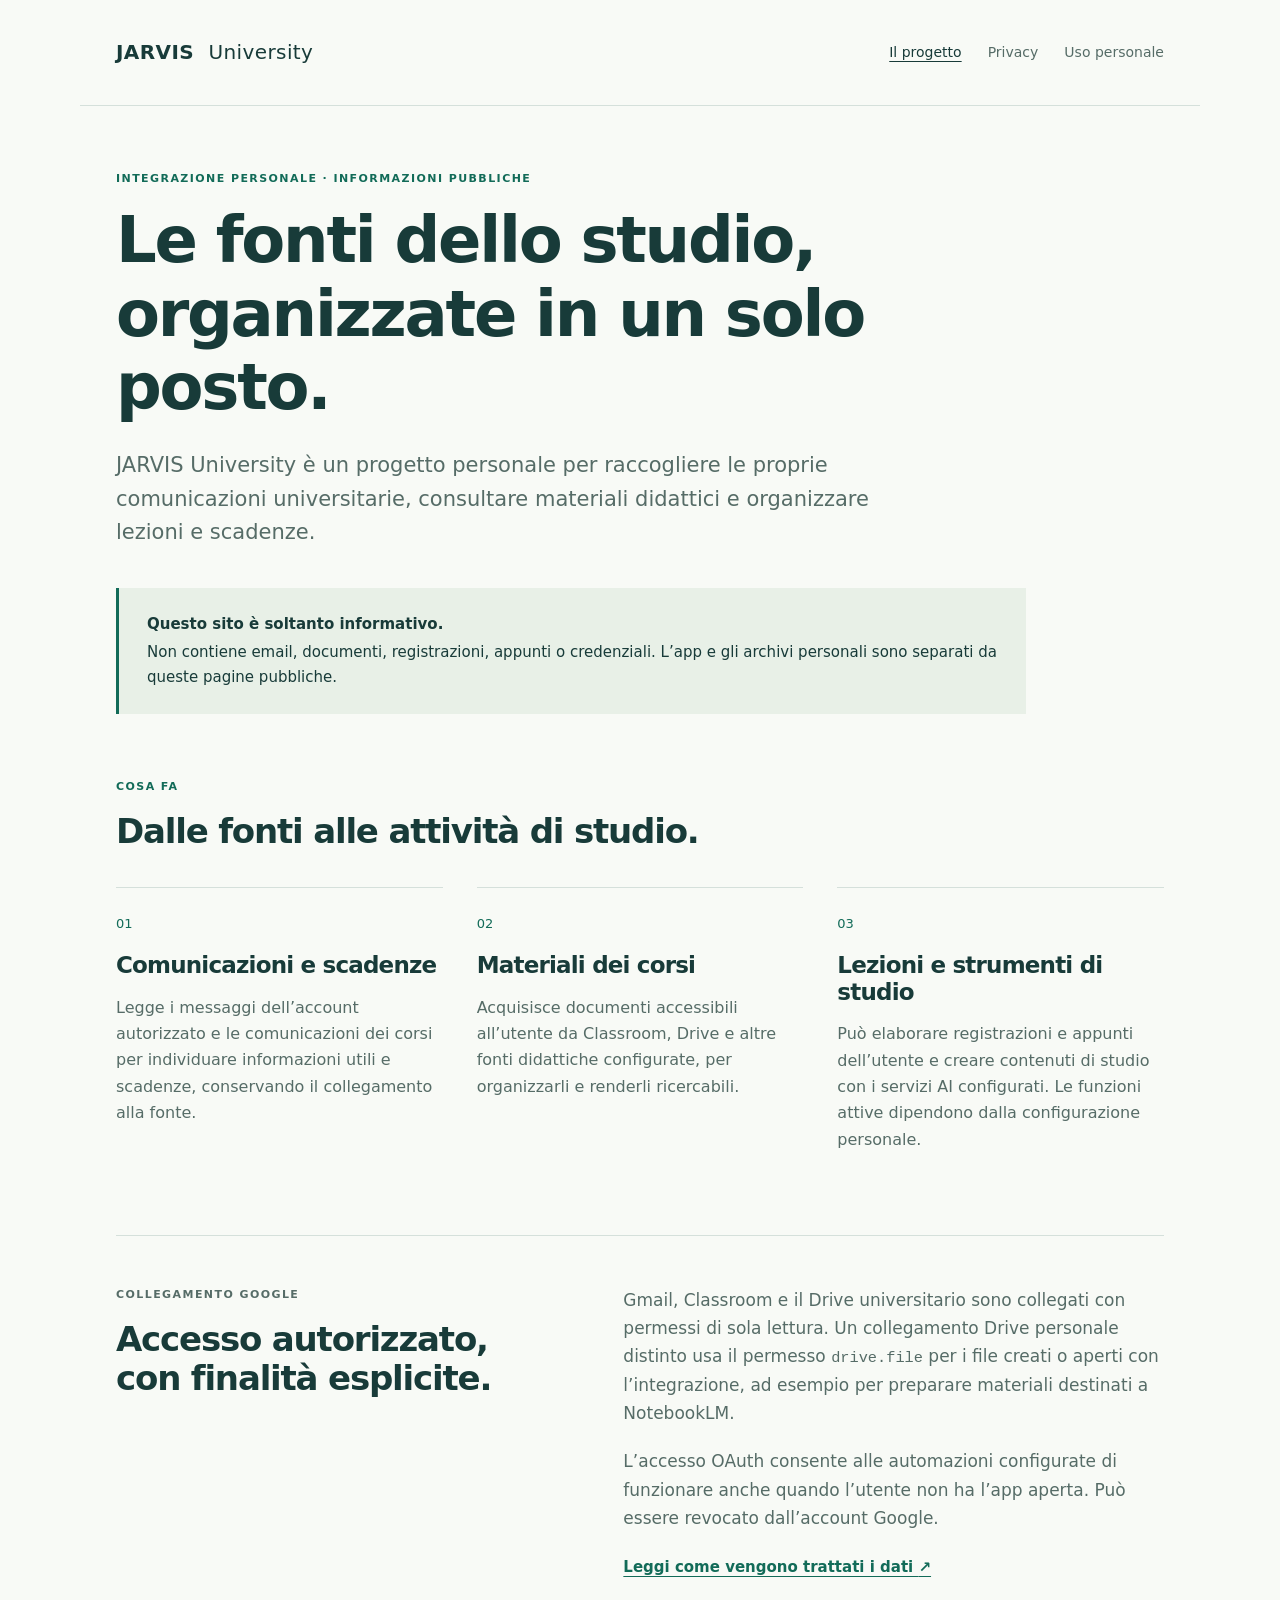
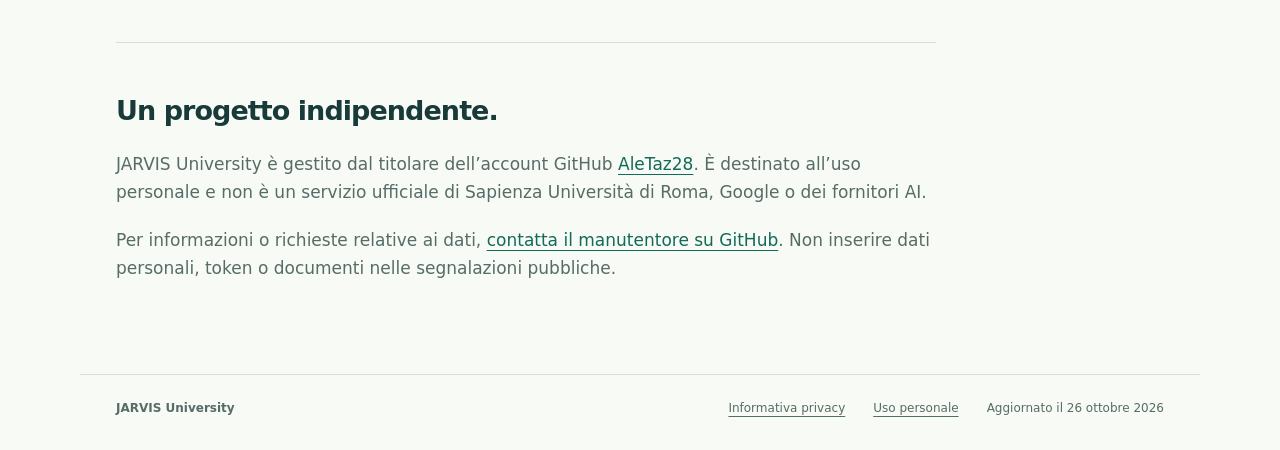
<file: index.html>
<!doctype html>
<html lang="it">
<head>
  <meta charset="utf-8"><meta name="viewport" content="width=device-width,initial-scale=1">
  <meta name="description" content="Informazioni su JARVIS University, integrazione personale per organizzare fonti e attività di studio.">
  <title>JARVIS University — Informazioni</title><link rel="stylesheet" href="style.css">
</head>
<body>
<header><a class="brand" href="./">JARVIS <span>University</span></a><nav aria-label="Navigazione"><a aria-current="page" href="./">Il progetto</a><a href="privacy.html">Privacy</a><a href="terms.html">Uso personale</a></nav></header>
<main>
  <p class="eyebrow">Integrazione personale · Informazioni pubbliche</p>
  <h1>Le fonti dello studio,<br>organizzate in un solo posto.</h1>
  <p class="lead">JARVIS University è un progetto personale per raccogliere le proprie comunicazioni universitarie, consultare materiali didattici e organizzare lezioni e scadenze.</p>
  <aside class="notice"><strong>Questo sito è soltanto informativo.</strong> Non contiene email, documenti, registrazioni, appunti o credenziali. L’app e gli archivi personali sono separati da queste pagine pubbliche.</aside>
  <section aria-labelledby="functions"><p class="eyebrow">Cosa fa</p><h2 id="functions">Dalle fonti alle attività di studio.</h2>
    <div class="features"><article><span class="number">01</span><h3>Comunicazioni e scadenze</h3><p>Legge i messaggi dell’account autorizzato e le comunicazioni dei corsi per individuare informazioni utili e scadenze, conservando il collegamento alla fonte.</p></article>
    <article><span class="number">02</span><h3>Materiali dei corsi</h3><p>Acquisisce documenti accessibili all’utente da Classroom, Drive e altre fonti didattiche configurate, per organizzarli e renderli ricercabili.</p></article>
    <article><span class="number">03</span><h3>Lezioni e strumenti di studio</h3><p>Può elaborare registrazioni e appunti dell’utente e creare contenuti di studio con i servizi AI configurati. Le funzioni attive dipendono dalla configurazione personale.</p></article></div>
  </section>
  <section class="permissions" aria-labelledby="permissions"><div><p class="eyebrow">Collegamento Google</p><h2 id="permissions">Accesso autorizzato,<br>con finalità esplicite.</h2></div><div><p>Gmail, Classroom e il Drive universitario sono collegati con permessi di sola lettura. Un collegamento Drive personale distinto usa il permesso <code>drive.file</code> per i file creati o aperti con l’integrazione, ad esempio per preparare materiali destinati a NotebookLM.</p><p>L’accesso OAuth consente alle automazioni configurate di funzionare anche quando l’utente non ha l’app aperta. Può essere revocato dall’account Google.</p><a class="text-link" href="privacy.html">Leggi come vengono trattati i dati <span aria-hidden="true">↗</span></a></div></section>
  <section class="compact"><h2>Un progetto indipendente.</h2><p>JARVIS University è gestito dal titolare dell’account GitHub <a href="https://github.com/AleTaz28">AleTaz28</a>. È destinato all’uso personale e non è un servizio ufficiale di Sapienza Università di Roma, Google o dei fornitori AI.</p><p>Per informazioni o richieste relative ai dati, <a href="https://github.com/AleTaz28/jarvis-university-info/issues">contatta il manutentore su GitHub</a>. Non inserire dati personali, token o documenti nelle segnalazioni pubbliche.</p></section>
</main>
<footer><span>JARVIS University</span><a href="privacy.html">Informativa privacy</a><a href="terms.html">Uso personale</a><span>Aggiornato il 26 ottobre 2026</span></footer>
</body></html>
</file>
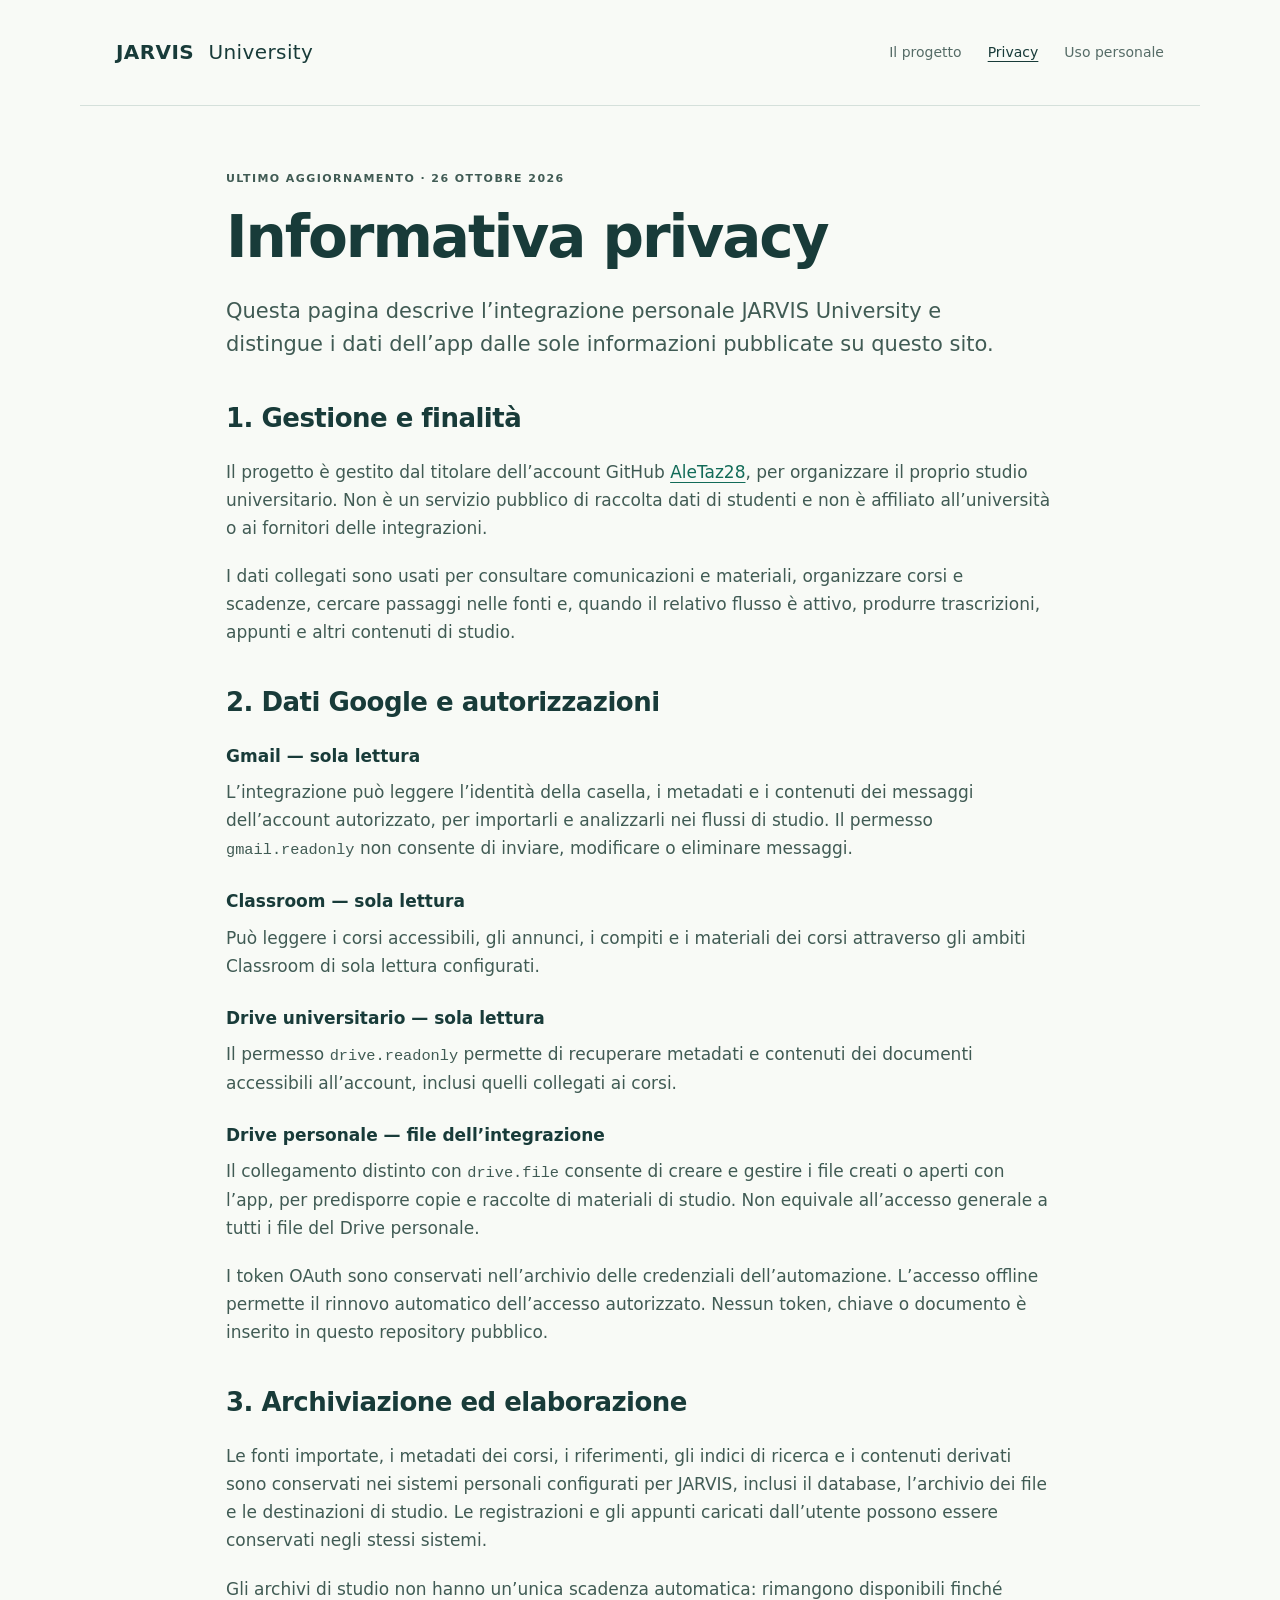
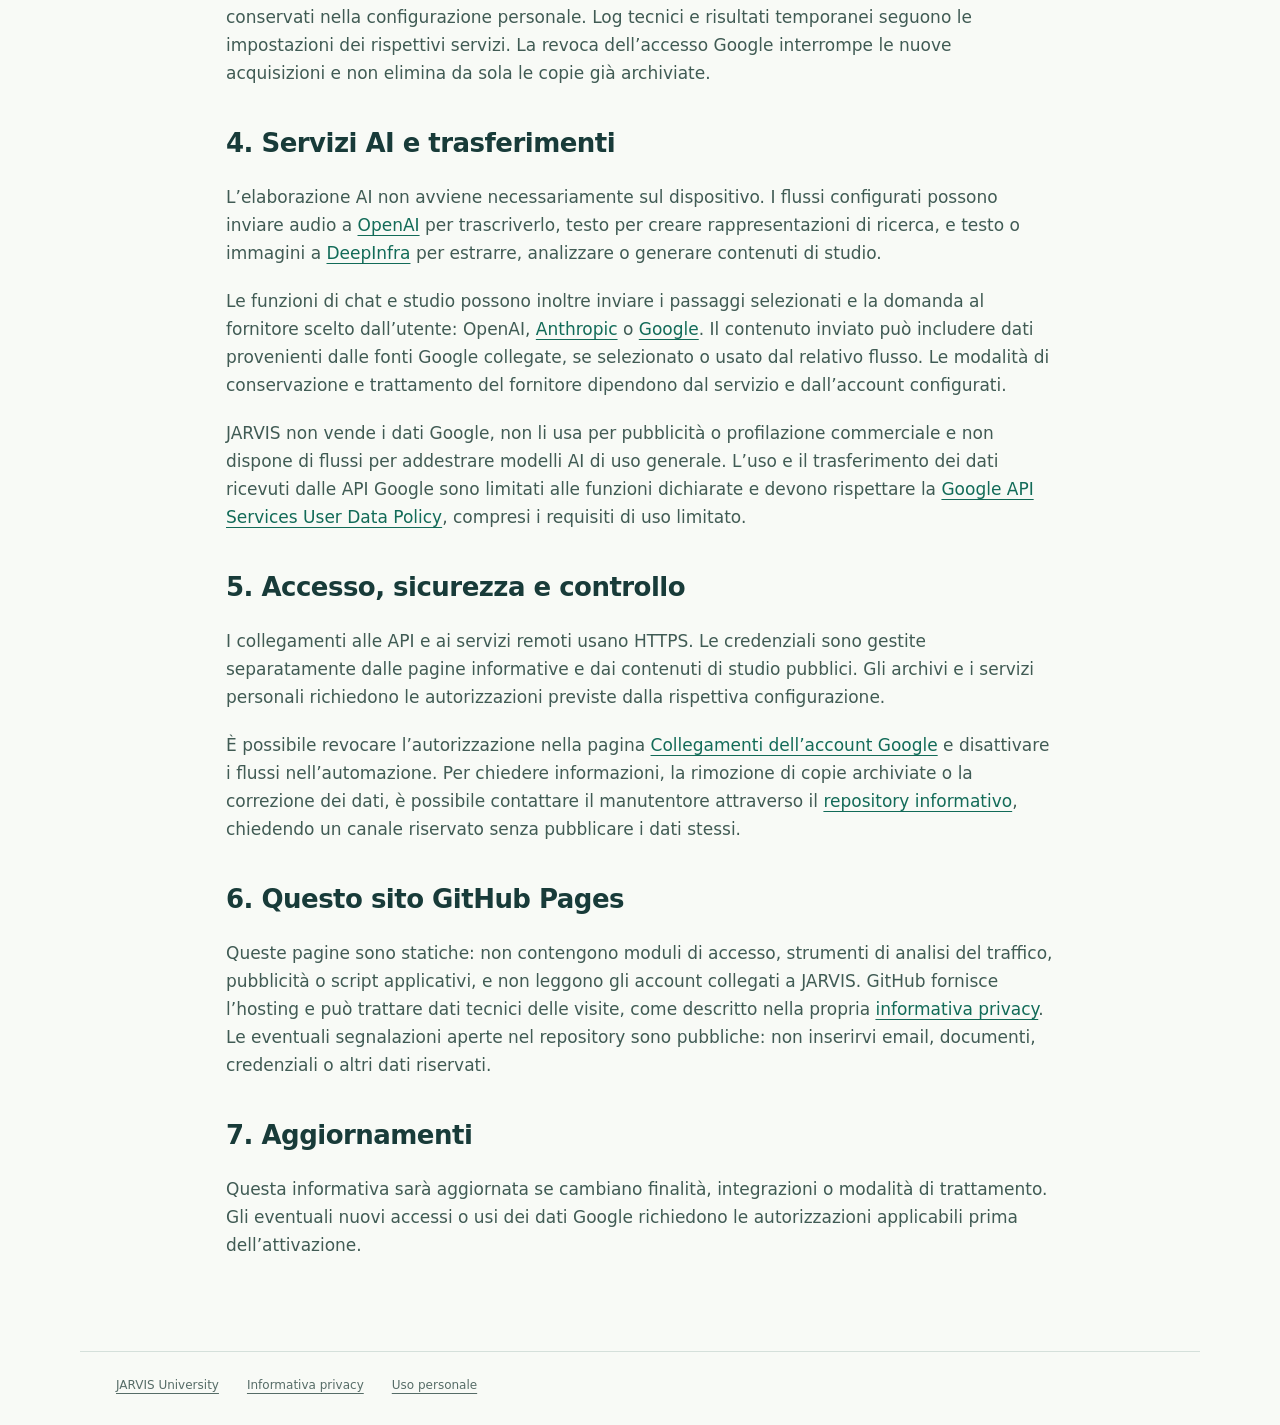
<file: privacy.html>
<!doctype html>
<html lang="it">
<head><meta charset="utf-8"><meta name="viewport" content="width=device-width,initial-scale=1"><meta name="description" content="Come JARVIS University accede, usa, conserva e trasferisce i dati delle integrazioni personali."><title>Privacy — JARVIS University</title><link rel="stylesheet" href="style.css"></head>
<body>
<header><a class="brand" href="./">JARVIS <span>University</span></a><nav aria-label="Navigazione"><a href="./">Il progetto</a><a aria-current="page" href="privacy.html">Privacy</a><a href="terms.html">Uso personale</a></nav></header>
<main class="document">
<p class="eyebrow">Ultimo aggiornamento · 26 ottobre 2026</p><h1>Informativa privacy</h1><p class="lead">Questa pagina descrive l’integrazione personale JARVIS University e distingue i dati dell’app dalle sole informazioni pubblicate su questo sito.</p>
<section><h2>1. Gestione e finalità</h2><p>Il progetto è gestito dal titolare dell’account GitHub <a href="https://github.com/AleTaz28">AleTaz28</a>, per organizzare il proprio studio universitario. Non è un servizio pubblico di raccolta dati di studenti e non è affiliato all’università o ai fornitori delle integrazioni.</p><p>I dati collegati sono usati per consultare comunicazioni e materiali, organizzare corsi e scadenze, cercare passaggi nelle fonti e, quando il relativo flusso è attivo, produrre trascrizioni, appunti e altri contenuti di studio.</p></section>
<section><h2>2. Dati Google e autorizzazioni</h2><dl><dt>Gmail — sola lettura</dt><dd>L’integrazione può leggere l’identità della casella, i metadati e i contenuti dei messaggi dell’account autorizzato, per importarli e analizzarli nei flussi di studio. Il permesso <code>gmail.readonly</code> non consente di inviare, modificare o eliminare messaggi.</dd><dt>Classroom — sola lettura</dt><dd>Può leggere i corsi accessibili, gli annunci, i compiti e i materiali dei corsi attraverso gli ambiti Classroom di sola lettura configurati.</dd><dt>Drive universitario — sola lettura</dt><dd>Il permesso <code>drive.readonly</code> permette di recuperare metadati e contenuti dei documenti accessibili all’account, inclusi quelli collegati ai corsi.</dd><dt>Drive personale — file dell’integrazione</dt><dd>Il collegamento distinto con <code>drive.file</code> consente di creare e gestire i file creati o aperti con l’app, per predisporre copie e raccolte di materiali di studio. Non equivale all’accesso generale a tutti i file del Drive personale.</dd></dl><p>I token OAuth sono conservati nell’archivio delle credenziali dell’automazione. L’accesso offline permette il rinnovo automatico dell’accesso autorizzato. Nessun token, chiave o documento è inserito in questo repository pubblico.</p></section>
<section><h2>3. Archiviazione ed elaborazione</h2><p>Le fonti importate, i metadati dei corsi, i riferimenti, gli indici di ricerca e i contenuti derivati sono conservati nei sistemi personali configurati per JARVIS, inclusi il database, l’archivio dei file e le destinazioni di studio. Le registrazioni e gli appunti caricati dall’utente possono essere conservati negli stessi sistemi.</p><p>Gli archivi di studio non hanno un’unica scadenza automatica: rimangono disponibili finché conservati nella configurazione personale. Log tecnici e risultati temporanei seguono le impostazioni dei rispettivi servizi. La revoca dell’accesso Google interrompe le nuove acquisizioni e non elimina da sola le copie già archiviate.</p></section>
<section><h2>4. Servizi AI e trasferimenti</h2><p>L’elaborazione AI non avviene necessariamente sul dispositivo. I flussi configurati possono inviare audio a <a href="https://openai.com/policies/privacy-policy/">OpenAI</a> per trascriverlo, testo per creare rappresentazioni di ricerca, e testo o immagini a <a href="https://deepinfra.com/privacy">DeepInfra</a> per estrarre, analizzare o generare contenuti di studio.</p><p>Le funzioni di chat e studio possono inoltre inviare i passaggi selezionati e la domanda al fornitore scelto dall’utente: OpenAI, <a href="https://www.anthropic.com/legal/privacy">Anthropic</a> o <a href="https://policies.google.com/privacy">Google</a>. Il contenuto inviato può includere dati provenienti dalle fonti Google collegate, se selezionato o usato dal relativo flusso. Le modalità di conservazione e trattamento del fornitore dipendono dal servizio e dall’account configurati.</p><p>JARVIS non vende i dati Google, non li usa per pubblicità o profilazione commerciale e non dispone di flussi per addestrare modelli AI di uso generale. L’uso e il trasferimento dei dati ricevuti dalle API Google sono limitati alle funzioni dichiarate e devono rispettare la <a href="https://developers.google.com/terms/api-services-user-data-policy">Google API Services User Data Policy</a>, compresi i requisiti di uso limitato.</p></section>
<section><h2>5. Accesso, sicurezza e controllo</h2><p>I collegamenti alle API e ai servizi remoti usano HTTPS. Le credenziali sono gestite separatamente dalle pagine informative e dai contenuti di studio pubblici. Gli archivi e i servizi personali richiedono le autorizzazioni previste dalla rispettiva configurazione.</p><p>È possibile revocare l’autorizzazione nella pagina <a href="https://myaccount.google.com/connections">Collegamenti dell’account Google</a> e disattivare i flussi nell’automazione. Per chiedere informazioni, la rimozione di copie archiviate o la correzione dei dati, è possibile contattare il manutentore attraverso il <a href="https://github.com/AleTaz28/jarvis-university-info/issues">repository informativo</a>, chiedendo un canale riservato senza pubblicare i dati stessi.</p></section>
<section><h2>6. Questo sito GitHub Pages</h2><p>Queste pagine sono statiche: non contengono moduli di accesso, strumenti di analisi del traffico, pubblicità o script applicativi, e non leggono gli account collegati a JARVIS. GitHub fornisce l’hosting e può trattare dati tecnici delle visite, come descritto nella propria <a href="https://docs.github.com/en/site-policy/privacy-policies/github-general-privacy-statement">informativa privacy</a>. Le eventuali segnalazioni aperte nel repository sono pubbliche: non inserirvi email, documenti, credenziali o altri dati riservati.</p></section>
<section><h2>7. Aggiornamenti</h2><p>Questa informativa sarà aggiornata se cambiano finalità, integrazioni o modalità di trattamento. Gli eventuali nuovi accessi o usi dei dati Google richiedono le autorizzazioni applicabili prima dell’attivazione.</p></section>
</main><footer><a href="./">JARVIS University</a><a href="privacy.html">Informativa privacy</a><a href="terms.html">Uso personale</a></footer>
</body></html>
</file>
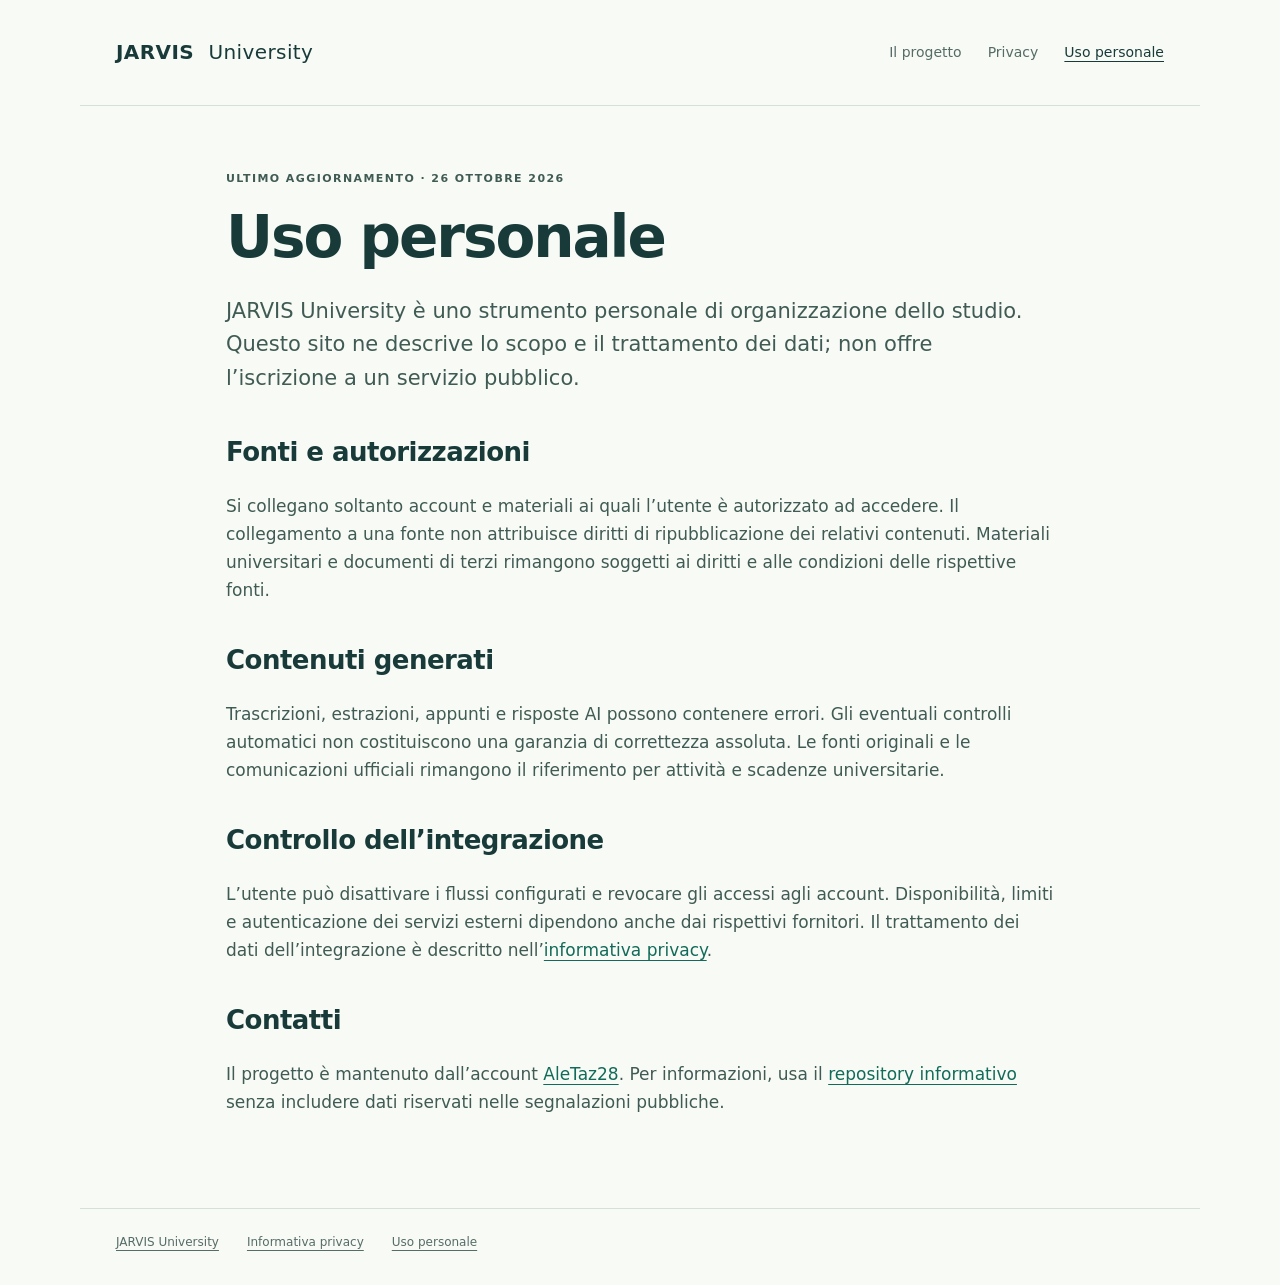
<file: terms.html>
<!doctype html>
<html lang="it">
<head><meta charset="utf-8"><meta name="viewport" content="width=device-width,initial-scale=1"><meta name="description" content="Destinazione e limiti d’uso del progetto personale JARVIS University."><title>Uso personale — JARVIS University</title><link rel="stylesheet" href="style.css"></head>
<body><header><a class="brand" href="./">JARVIS <span>University</span></a><nav aria-label="Navigazione"><a href="./">Il progetto</a><a href="privacy.html">Privacy</a><a aria-current="page" href="terms.html">Uso personale</a></nav></header>
<main class="document"><p class="eyebrow">Ultimo aggiornamento · 26 ottobre 2026</p><h1>Uso personale</h1><p class="lead">JARVIS University è uno strumento personale di organizzazione dello studio. Questo sito ne descrive lo scopo e il trattamento dei dati; non offre l’iscrizione a un servizio pubblico.</p>
<section><h2>Fonti e autorizzazioni</h2><p>Si collegano soltanto account e materiali ai quali l’utente è autorizzato ad accedere. Il collegamento a una fonte non attribuisce diritti di ripubblicazione dei relativi contenuti. Materiali universitari e documenti di terzi rimangono soggetti ai diritti e alle condizioni delle rispettive fonti.</p></section>
<section><h2>Contenuti generati</h2><p>Trascrizioni, estrazioni, appunti e risposte AI possono contenere errori. Gli eventuali controlli automatici non costituiscono una garanzia di correttezza assoluta. Le fonti originali e le comunicazioni ufficiali rimangono il riferimento per attività e scadenze universitarie.</p></section>
<section><h2>Controllo dell’integrazione</h2><p>L’utente può disattivare i flussi configurati e revocare gli accessi agli account. Disponibilità, limiti e autenticazione dei servizi esterni dipendono anche dai rispettivi fornitori. Il trattamento dei dati dell’integrazione è descritto nell’<a href="privacy.html">informativa privacy</a>.</p></section>
<section><h2>Contatti</h2><p>Il progetto è mantenuto dall’account <a href="https://github.com/AleTaz28">AleTaz28</a>. Per informazioni, usa il <a href="https://github.com/AleTaz28/jarvis-university-info/issues">repository informativo</a> senza includere dati riservati nelle segnalazioni pubbliche.</p></section>
</main><footer><a href="./">JARVIS University</a><a href="privacy.html">Informativa privacy</a><a href="terms.html">Uso personale</a></footer></body></html>
</file>
<file: style.css>
@charset "UTF-8";
:root{color-scheme:light;--ink:#183b39;--muted:#566c67;--line:#d5e0db;--paper:#f8faf6;--accent:#126b58}
*{box-sizing:border-box}body{margin:0;background:var(--paper);color:var(--ink);font:17px/1.65 system-ui,-apple-system,BlinkMacSystemFont,"Segoe UI",sans-serif}a{color:var(--accent);text-underline-offset:4px}a:hover{color:#0b463b}a:focus-visible{outline:3px solid #c79835;outline-offset:5px}header,main,footer{max-width:1120px;margin:auto;padding-left:36px;padding-right:36px}header{min-height:106px;display:flex;justify-content:space-between;align-items:center;border-bottom:1px solid var(--line);gap:24px}.brand{text-decoration:none;font-size:20px;font-weight:750;letter-spacing:.02em;color:var(--ink)}.brand span{font-weight:400;margin-left:7px}nav{display:flex;gap:26px;flex-wrap:wrap;font-size:14px}nav a{text-decoration:none;color:var(--muted)}nav a[aria-current]{color:var(--ink);text-decoration:underline}main{padding-top:64px;padding-bottom:72px}h1,h2,h3{font-weight:600;line-height:1.15;letter-spacing:-.035em}h1{font-size:clamp(40px,5.1vw,64px);margin:16px 0 24px;max-width:850px}h2{font-size:34px;margin:12px 0 24px}h3{font-size:23px;margin:16px 0}p{margin:0 0 20px}.eyebrow{text-transform:uppercase;letter-spacing:.13em;font-size:11px;font-weight:700;color:var(--accent);margin-bottom:16px}.lead{font-size:21px;color:var(--muted);max-width:800px;line-height:1.6}.notice{margin:38px 0 64px;background:#e8f0e7;padding:24px 28px;border-left:3px solid var(--accent);font-size:15px;max-width:910px}.notice strong{display:block;margin-bottom:4px}section{margin-top:62px}.features{display:grid;grid-template-columns:repeat(3,1fr);gap:34px;margin-top:36px}.features article{border-top:1px solid var(--line);padding-top:20px}.features p{color:var(--muted);font-size:16px}.number{font-size:13px;color:var(--accent);font-variant-numeric:tabular-nums}.permissions{display:grid;grid-template-columns:.9fr 1.1fr;gap:65px;border-top:1px solid var(--line);padding-top:50px}.permissions p,.compact p{color:var(--muted)}.text-link{font-size:15px;font-weight:650}.compact{max-width:820px;border-top:1px solid var(--line);padding-top:40px}.compact h2{font-size:27px}.document{max-width:900px}.document h1{font-size:clamp(40px,5vw,58px)}.document section{margin-top:42px}.document h2{font-size:26px;letter-spacing:-.02em}.document p,.document dd{color:#405b54}.document dt{font-weight:650;margin-top:24px}.document dd{margin:8px 0 20px}code{font-size:.9em;overflow-wrap:anywhere}footer{border-top:1px solid var(--line);display:flex;flex-wrap:wrap;gap:18px 28px;padding-top:24px;padding-bottom:32px;font-size:12px;color:var(--muted)}footer>span:first-child{font-weight:650;margin-right:auto}footer a{color:var(--muted)}@media(max-width:720px){header,main,footer{padding-left:22px;padding-right:22px}header{padding-top:20px;padding-bottom:20px;align-items:flex-start;flex-direction:column;gap:12px}nav{gap:22px}main{padding-top:40px}h1{font-size:41px}h2{font-size:29px}.lead{font-size:18px}.notice{padding:20px;margin-bottom:42px}.features,.permissions{grid-template-columns:1fr;gap:20px}.permissions{padding-top:32px}.features article{padding-top:16px}.features h3{margin-top:9px}section{margin-top:42px}footer>span:first-child{width:100%}}@media(prefers-reduced-motion:no-preference){a{transition:color .15s ease}}
</file>
